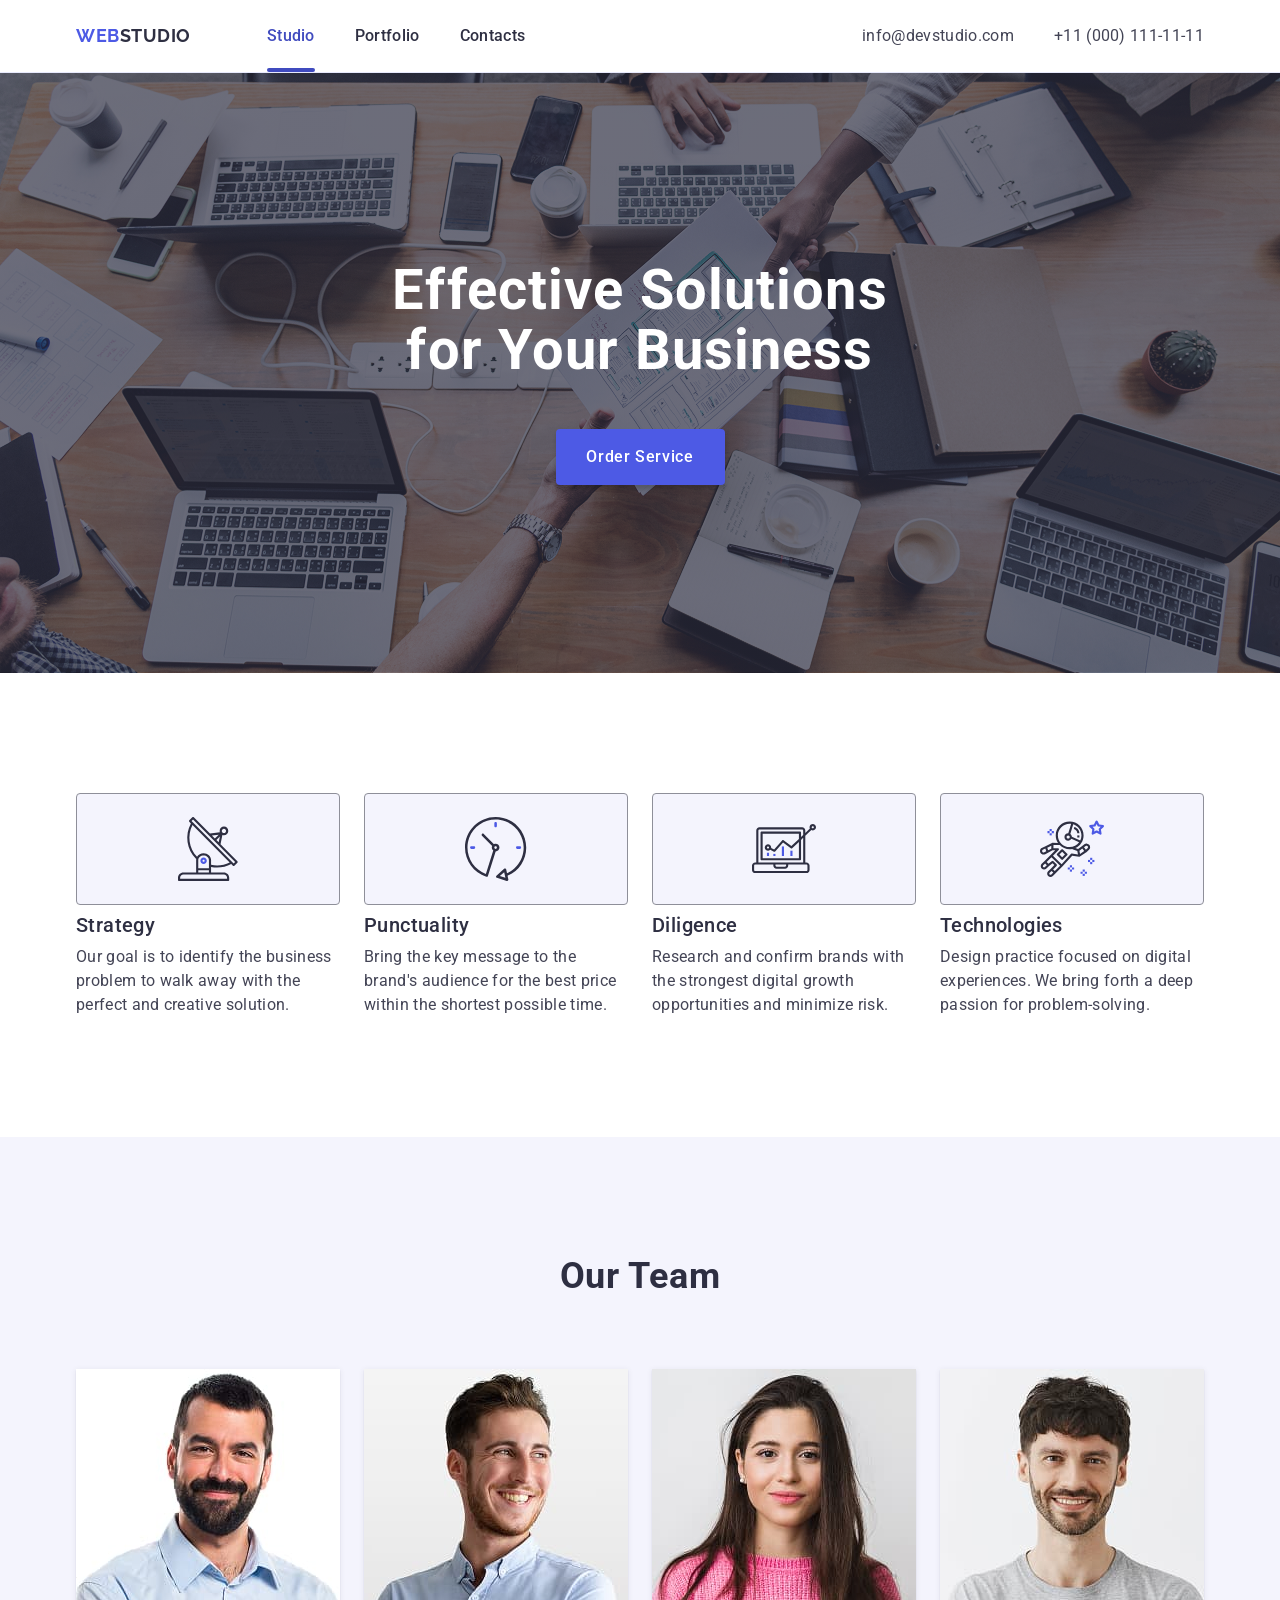
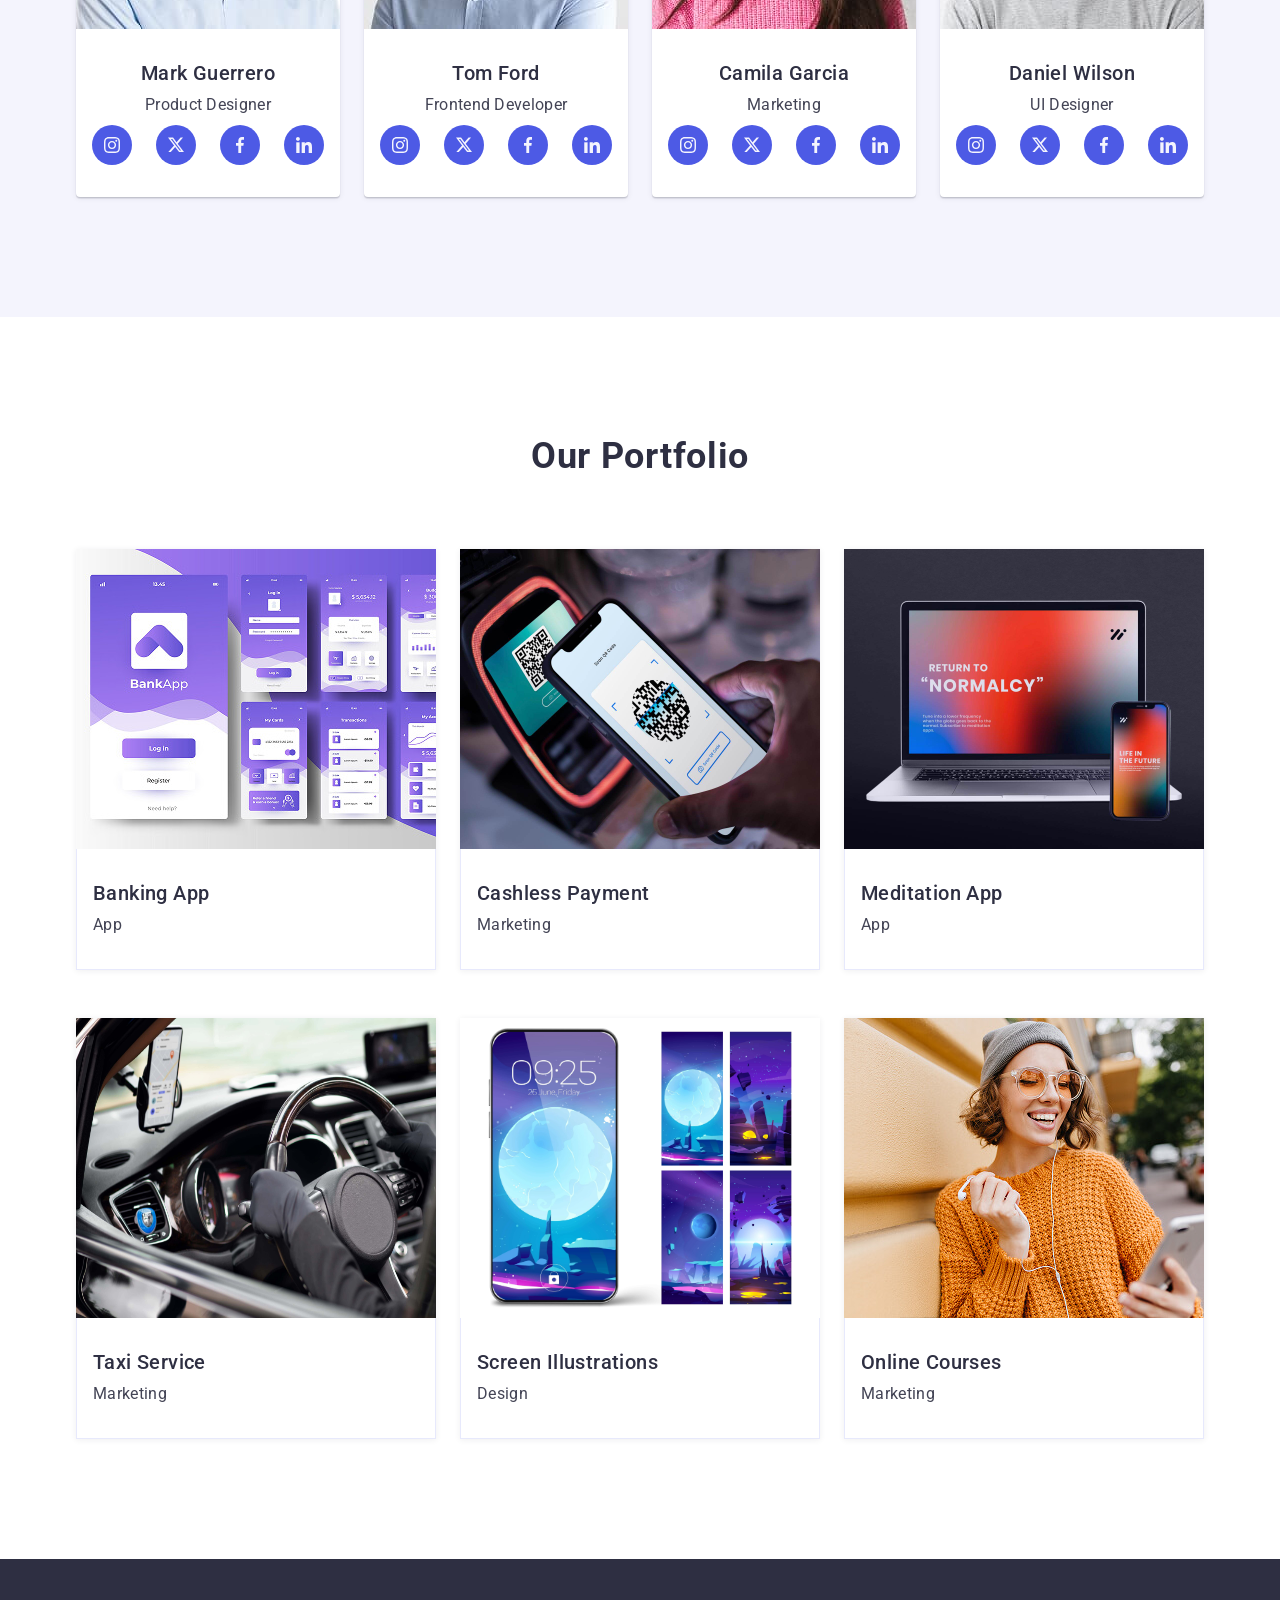
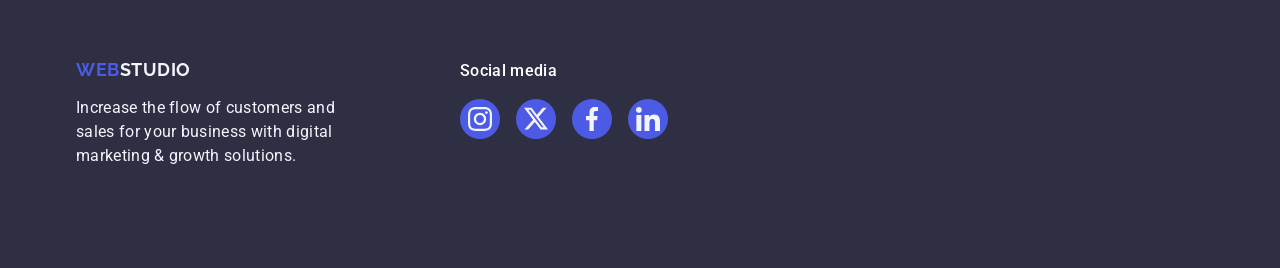
<file: index.html>
<!doctype html>
<!-- home work 4 -->
<html lang="en">
  <head>
    <title>Webstudio</title>
    <!-- connecting google fonts  -->
    <link rel="preconnect" href="https://fonts.googleapis.com" />
    <link rel="preconnect" href="https://fonts.gstatic.com" crossorigin />
    <link
      href="https://fonts.googleapis.com/css2?family=Raleway:ital,wght@0,100..900;1,100..900&family=Roboto:ital,wght@0,100..900;1,100..900&display=swap"
      rel="stylesheet"
    />
    <link
      rel="stylesheet"
      href="https://cdnjs.cloudflare.com/ajax/libs/modern-normalize/3.0.1/modern-normalize.min.css"
    />
    <meta charset="UTF-8" />
    <meta name="viewport" content="width=device-width, initial-scale=1.0" />
    <link rel="stylesheet" href="./css/main.css" />
  </head>
  <body>
    <header id="header" class="header-box">
      <div class="container header-container">
        <a class="logo header-logo" href="./index.html">
          Web<span class="logo-studio-header">Studio</span>
        </a>

        <nav class="header-nav">
          <ul class="menu">
            <li class="menu-item">
              <a class="menu-item-link is-active" href="./index.html">Studio</a>
            </li>
            <li class="menu-item">
              <a class="menu-item-link" href="">Portfolio</a>
            </li>
            <li class="menu-item">
              <a class="menu-item-link" href="">Contacts</a>
            </li>
          </ul>
        </nav>

        <address class="contacts">
          <ul class="contacts-list">
            <li>
              <a class="contacts-link" href="mailto:info@devstudio.com"
                >info@devstudio.com</a
              >
            </li>
            <li>
              <a class="contacts-link" href="tel:+110001111111"
                >+11 (000) 111-11-11</a
              >
            </li>
          </ul>
        </address>
      </div>
    </header>
    <main>
      <!--first section-->
      <section id="hero" class="first-section">
        <div class="container">
          <h1 class="first-section-title">
            Effective Solutions for Your Business
          </h1>
          <button class="button-order" type="button">Order Service</button>
        </div>
      </section>

      <!--Our features -->

      <section id="features" class="section-strategy">
        <div class="container">
          <h2 class="sr-only">Our features</h2>

          <ul class="strategy">
            <li class="strategy-item">
              <div class="icon-item">
                <svg class="icon-svg" width="64" height="64" aria-hidden="true">
                  <use href="./images/icons.svg#satelite"></use>
                </svg>
              </div>
              <h3 class="h-style">Strategy</h3>
              <p class="text">
                Our goal is to identify the business problem to walk away with
                the perfect and creative solution.
              </p>
            </li>

            <li class="strategy-item">
              <div class="icon-item">
                <svg class="icon-svg" width="64" height="64" aria-hidden="true">
                  <use href="./images/icons.svg#clock"></use>
                </svg>
              </div>
              <h3 class="h-style">Punctuality</h3>
              <p class="text">
                Bring the key message to the brand's audience for the best price
                within the shortest possible time.
              </p>
            </li>

            <li class="strategy-item">
              <div class="icon-item">
                <svg class="icon-svg" width="64" height="64" aria-hidden="true">
                  <use href="./images/icons.svg#pc"></use>
                </svg>
              </div>
              <h3 class="h-style">Diligence</h3>
              <p class="text">
                Research and confirm brands with the strongest digital growth
                opportunities and minimize risk.
              </p>
            </li>

            <li class="strategy-item">
              <div class="icon-item">
                <svg class="icon-svg" width="64" height="64" aria-hidden="true">
                  <use href="./images/icons.svg#cosmo"></use>
                </svg>
              </div>
              <h3 class="h-style">Technologies</h3>
              <p class="text">
                Design practice focused on digital experiences. We bring forth a
                deep passion for problem-solving.
              </p>
            </li>
          </ul>
        </div>
      </section>

      <!--Our Team / section 3 -->
      <section id="team" class="section_our_team">
        <div class="container">
          <h2 class="title-h2">Our Team</h2>
          <ul class="team-list">
            <li class="team-item">
              <img
                class="team-item-img"
                src="./images/mark_guerrero.jpg"
                alt="Mark Guerrero"
                width="264"
                height="260"
              />

              <div class="text-item">
                <h3 class="h-style h-style-team">Mark Guerrero</h3>
                <p class="text text-style-team">Product Designer</p>

                <ul class="social-menu">
                  <li class="social-item">
                    <a href="#" class="social-link" aria-label="Instagram">
                      <svg width="16" height="16" aria-hidden="true">
                        <use href="./images/icons.svg#instagram"></use>
                      </svg>
                    </a>
                  </li>
                  <li class="social-item">
                    <a href="#" class="social-link" aria-label="Twitter">
                      <svg width="16" height="16" aria-hidden="true">
                        <use href="./images/icons.svg#twitter"></use>
                      </svg>
                    </a>
                  </li>
                  <li class="social-item">
                    <a href="#" class="social-link" aria-label="Facebook">
                      <svg width="16" height="16" aria-hidden="true">
                        <use href="./images/icons.svg#facebook"></use>
                      </svg>
                    </a>
                  </li>
                  <li class="social-item">
                    <a href="#" class="social-link" aria-label="LinkedIn">
                      <svg width="16" height="16" aria-hidden="true">
                        <use href="./images/icons.svg#linkdn"></use>
                      </svg>
                    </a>
                  </li>
                </ul>
              </div>
            </li>

            <li class="team-item">
              <img
                class="team-item-img"
                src="./images/tom_ford.jpg"
                alt="Tom Ford"
                width="264"
                height="260"
              />

              <div class="text-item">
                <h3 class="h-style h-style-team">Tom Ford</h3>
                <p class="text text-style-team">Frontend Developer</p>

                <ul class="social-menu">
                  <li class="social-item">
                    <a href="#" class="social-link" aria-label="Instagram">
                      <svg width="16" height="16" aria-hidden="true">
                        <use href="./images/icons.svg#instagram"></use>
                      </svg>
                    </a>
                  </li>
                  <li class="social-item">
                    <a href="#" class="social-link" aria-label="Twitter">
                      <svg width="16" height="16" aria-hidden="true">
                        <use href="./images/icons.svg#twitter"></use>
                      </svg>
                    </a>
                  </li>
                  <li class="social-item">
                    <a href="#" class="social-link" aria-label="Facebook">
                      <svg width="16" height="16" aria-hidden="true">
                        <use href="./images/icons.svg#facebook"></use>
                      </svg>
                    </a>
                  </li>
                  <li class="social-item">
                    <a href="#" class="social-link" aria-label="LinkedIn">
                      <svg width="16" height="16" aria-hidden="true">
                        <use href="./images/icons.svg#linkdn"></use>
                      </svg>
                    </a>
                  </li>
                </ul>
              </div>
            </li>

            <li class="team-item">
              <img
                class="team-item-img"
                src="./images/camila_garcia.jpg"
                alt="Camila Garcia"
                width="264"
                height="260"
              />

              <div class="text-item">
                <h3 class="h-style h-style-team">Camila Garcia</h3>
                <p class="text text-style-team">Marketing</p>

                <ul class="social-menu">
                  <li class="social-item">
                    <a href="#" class="social-link" aria-label="Instagram">
                      <svg width="16" height="16" aria-hidden="true">
                        <use href="./images/icons.svg#instagram"></use>
                      </svg>
                    </a>
                  </li>
                  <li class="social-item">
                    <a href="#" class="social-link" aria-label="Twitter">
                      <svg width="16" height="16" aria-hidden="true">
                        <use href="./images/icons.svg#twitter"></use>
                      </svg>
                    </a>
                  </li>
                  <li class="social-item">
                    <a href="#" class="social-link" aria-label="Facebook">
                      <svg width="16" height="16" aria-hidden="true">
                        <use href="./images/icons.svg#facebook"></use>
                      </svg>
                    </a>
                  </li>
                  <li class="social-item">
                    <a href="#" class="social-link" aria-label="LinkedIn">
                      <svg width="16" height="16" aria-hidden="true">
                        <use href="./images/icons.svg#linkdn"></use>
                      </svg>
                    </a>
                  </li>
                </ul>
              </div>
            </li>

            <li class="team-item">
              <img
                class="team-item-img"
                src="./images/daniel_wilson.jpg"
                alt="Daniel Wilson"
                width="264"
                height="260"
              />

              <div class="text-item">
                <h3 class="h-style h-style-team">Daniel Wilson</h3>
                <p class="text text-style-team">UI Designer</p>

                <ul class="social-menu">
                  <li class="social-item">
                    <a href="#" class="social-link" aria-label="Instagram">
                      <svg width="16" height="16" aria-hidden="true">
                        <use href="./images/icons.svg#instagram"></use>
                      </svg>
                    </a>
                  </li>
                  <li class="social-item">
                    <a href="#" class="social-link" aria-label="Twitter">
                      <svg width="16" height="16" aria-hidden="true">
                        <use href="./images/icons.svg#twitter"></use>
                      </svg>
                    </a>
                  </li>
                  <li class="social-item">
                    <a href="#" class="social-link" aria-label="Facebook">
                      <svg width="16" height="16" aria-hidden="true">
                        <use href="./images/icons.svg#facebook"></use>
                      </svg>
                    </a>
                  </li>
                  <li class="social-item">
                    <a href="#" class="social-link" aria-label="LinkedIn">
                      <svg width="16" height="16" aria-hidden="true">
                        <use href="./images/icons.svg#linkdn"></use>
                      </svg>
                    </a>
                  </li>
                </ul>
              </div>
            </li>
          </ul>
        </div>
      </section>
      <!-- Our Portfolio/ section 4 -->
      <section class="section-portfolio" id="portfolio">
        <div class="container">
          <h2 class="title-h2">Our Portfolio</h2>
          <ul class="portfolio-list">
            <li class="portfolio-item">
              <div class="portfolio-image-wrap">
                <img
                  class="portfolio-item-img"
                  src="./images/banking_app.jpg"
                  alt="Banking App"
                  width="360"
                  height="300"
                />
                <p class="portfolio-overlay">
                  14 Stylish and User-Friendly App Design Concepts · Task
                  Manager App · Calorie Tracker App · Exotic Fruit Ecommerce App
                  · Cloud Storage App
                </p>
              </div>

              <div class="text-portfolio">
                <h3 class="h-style">Banking App</h3>
                <p class="text">App</p>
              </div>
            </li>

            <li class="portfolio-item">
              <div class="portfolio-image-wrap">
                <img
                  class="portfolio-item-img"
                  src="./images/cashless_payment.jpg"
                  alt="Cashless Payment"
                  width="360"
                  height="300"
                />
                <p class="portfolio-overlay">
                  14 Stylish and User-Friendly App Design Concepts · Task
                  Manager App · Calorie Tracker App · Exotic Fruit Ecommerce App
                  · Cloud Storage App
                </p>
              </div>

              <div class="text-portfolio">
                <h3 class="h-style">Cashless Payment</h3>
                <p class="text">Marketing</p>
              </div>
            </li>
            <li class="portfolio-item">
              <div class="portfolio-image-wrap">
                <img
                  class="portfolio-item-img"
                  src="./images/meditation_app.jpg"
                  alt="Meditation App"
                  width="360"
                  height="300"
                />
                <p class="portfolio-overlay">
                  14 Stylish and User-Friendly App Design Concepts · Task
                  Manager App · Calorie Tracker App · Exotic Fruit Ecommerce App
                  · Cloud Storage App
                </p>
              </div>
              <div class="text-portfolio">
                <h3 class="h-style">Meditation App</h3>
                <p class="text">App</p>
              </div>
            </li>
            <li class="portfolio-item">
              <div class="portfolio-image-wrap">
                <img
                  class="portfolio-item-img"
                  src="./images/taxi_service.jpg"
                  alt="Taxi Service"
                  width="360"
                  height="300"
                />
                <p class="portfolio-overlay">
                  14 Stylish and User-Friendly App Design Concepts · Task
                  Manager App · Calorie Tracker App · Exotic Fruit Ecommerce App
                  · Cloud Storage App
                </p>
              </div>
              <div class="text-portfolio">
                <h3 class="h-style">Taxi Service</h3>
                <p class="text">Marketing</p>
              </div>
            </li>
            <li class="portfolio-item">
              <div class="portfolio-image-wrap">
                <img
                  class="portfolio-item-img"
                  src="./images/screen_illustrations.jpg"
                  alt="Screen Illustrations"
                  width="360"
                  height="300"
                />
                <p class="portfolio-overlay">
                  14 Stylish and User-Friendly App Design Concepts · Task
                  Manager App · Calorie Tracker App · Exotic Fruit Ecommerce App
                  · Cloud Storage App
                </p>
              </div>
              <div class="text-portfolio">
                <h3 class="h-style">Screen Illustrations</h3>
                <p class="text">Design</p>
              </div>
            </li>
            <li class="portfolio-item">
              <div class="portfolio-image-wrap">
                <img
                  class="portfolio-item-img"
                  src="./images/online_courses.jpg"
                  alt="Online Courses"
                  width="360"
                  height="300"
                />
                <p class="portfolio-overlay">
                  14 Stylish and User-Friendly App Design Concepts · Task
                  Manager App · Calorie Tracker App · Exotic Fruit Ecommerce App
                  · Cloud Storage App
                </p>
              </div>
              <div class="text-portfolio">
                <h3 class="h-style">Online Courses</h3>
                <p class="text">Marketing</p>
              </div>
            </li>
          </ul>
        </div>
      </section>
    </main>

    <!-- footer -->
    <footer id="footer" class="footer">
      <div class="container footer-container">
        <div class="footer-info">
          <a class="logo logo-footer" href="./index.html">
            Web<span class="logo-studio-footer">Studio</span>
          </a>
          <p class="footer-text">
            Increase the flow of customers and sales for your business with
            digital marketing & growth solutions.
          </p>
        </div>

        <div class="footer-social">
          <p class="footer-social-text">Social media</p>
          <ul class="social-menu">
            <li class="social-item">
              <a href="./images/" class="social-link" aria-label="instagram">
                <svg class="social-icon" width="24" height="24">
                  <use href="./images/icons.svg#instagram"></use>
                </svg>
              </a>
            </li>
            <li class="social-item">
              <a href="./images/" class="social-link" aria-label="twitter"
                ><svg class="social-icon" width="24" height="24">
                  <use href="./images/icons.svg#twitter"></use>
                </svg>
              </a>
            </li>
            <li class="social-item">
              <a href="./images/" class="social-link" aria-label="facebook"
                ><svg class="social-icon" width="24" height="24">
                  <use href="./images/icons.svg#facebook"></use>
                </svg>
              </a>
            </li>
            <li class="social-item">
              <a href="./images/" class="social-link" aria-label="linkdn"
                ><svg class="social-icon" width="24" height="24">
                  <use href="./images/icons.svg#linkdn"></use>
                </svg>
              </a>
            </li>
          </ul>
        </div>
      </div>
    </footer>
  </body>
</html>
</file>
<file: css/main.css>
/* common.css — загальні стилі сторінки;
hero.css — стилі Hero-секції; */
@import "./common.css";
@import "./header.css";
@import "./hero.css";
@import "./features.css";
@import "./team.css";
@import "./portfolio.css";
@import "./footer.css";
</file>
